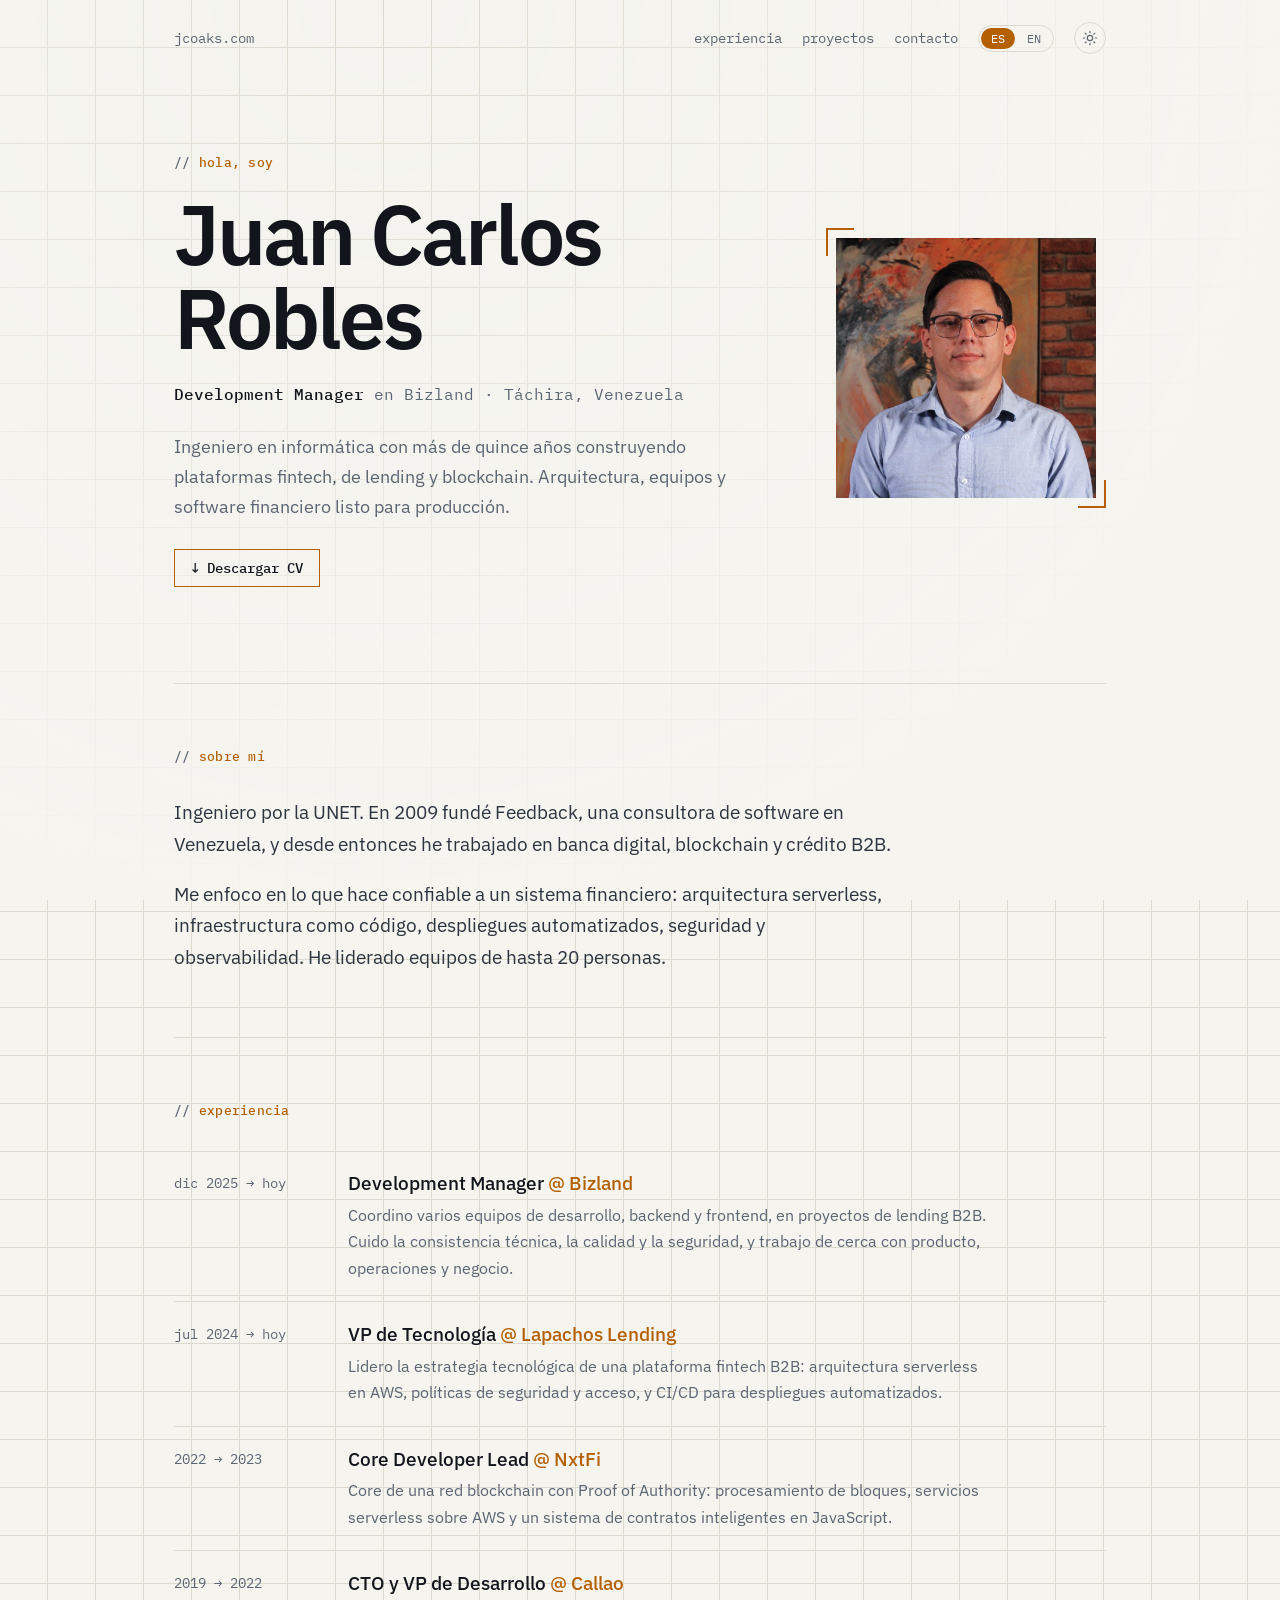
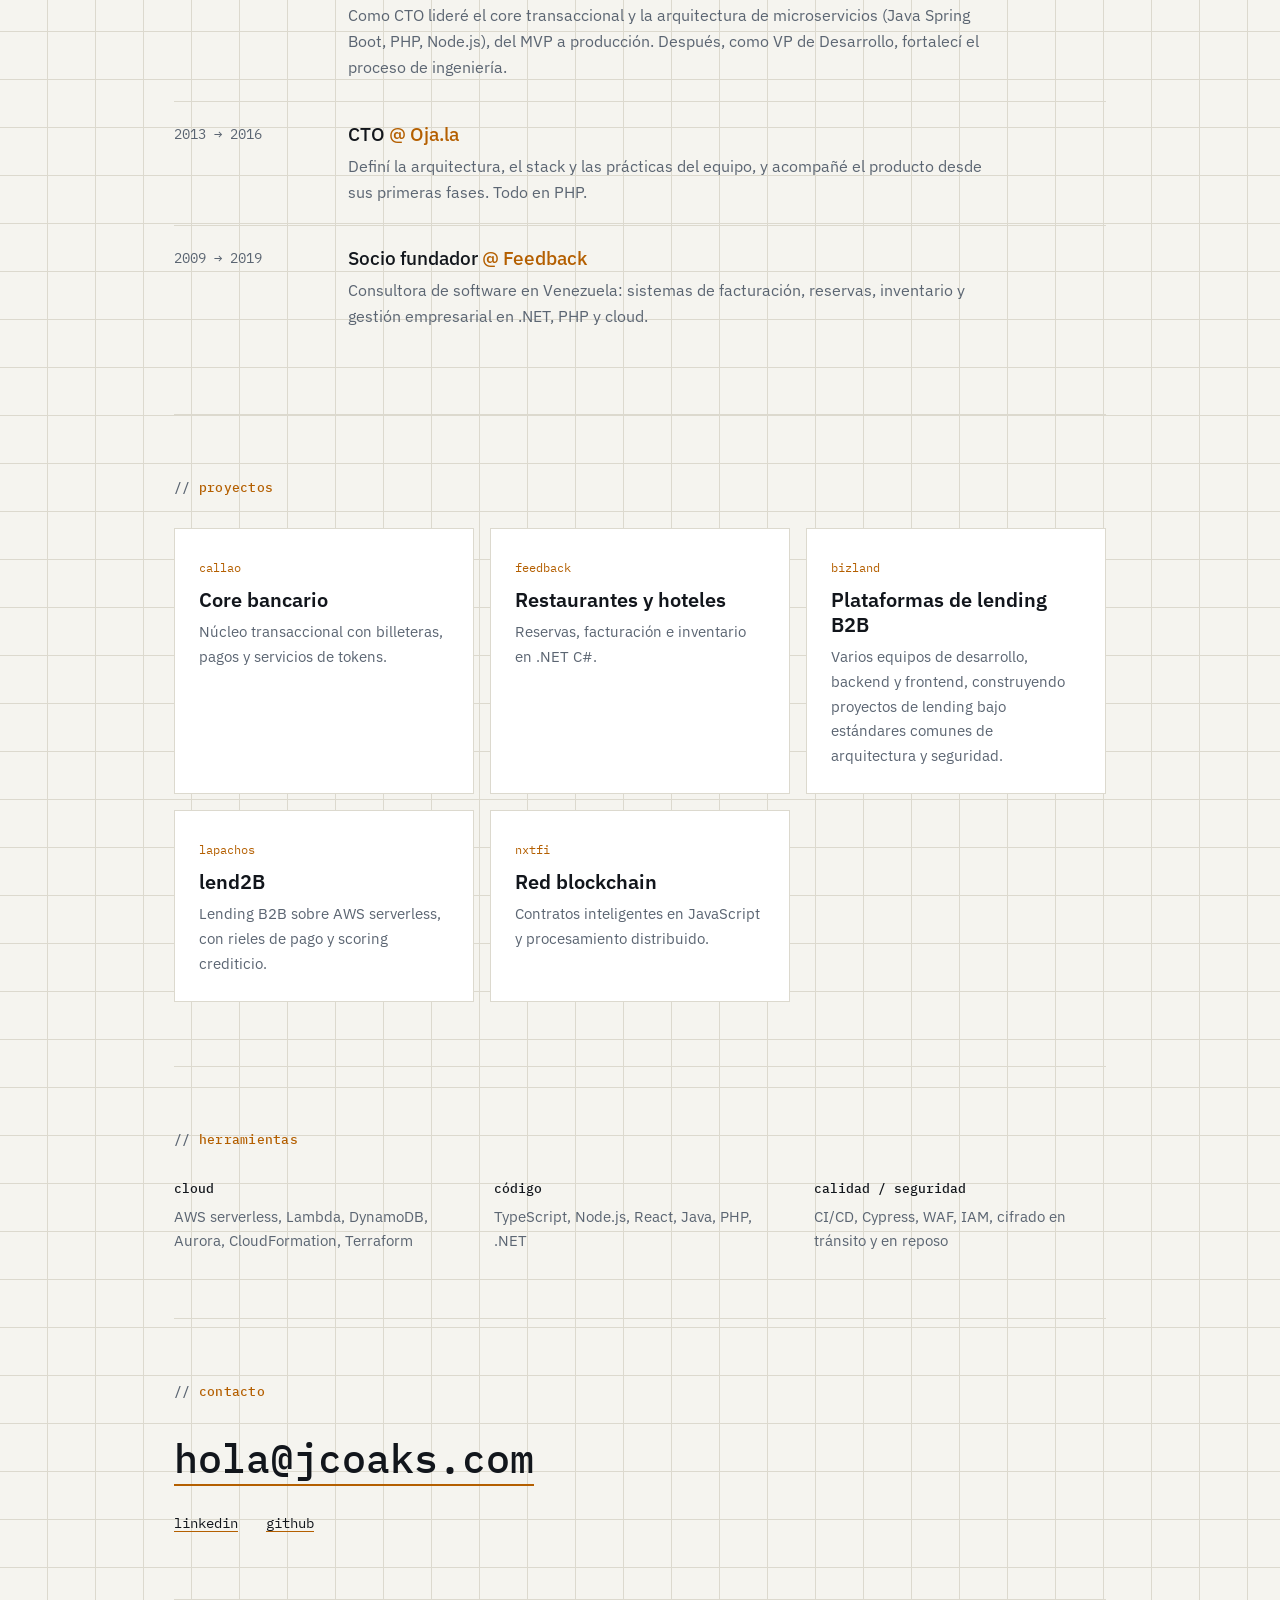
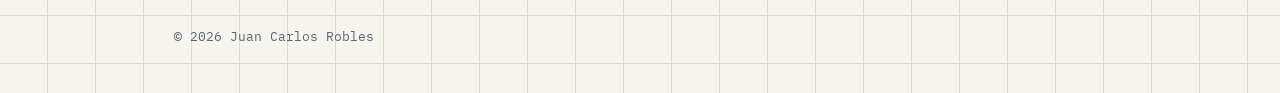
<file: index.html>
<!DOCTYPE html>
<html lang="es" data-theme="dark">
<head>
<meta charset="UTF-8">
<meta name="viewport" content="width=device-width, initial-scale=1">
<title>Juan Carlos Robles · Engineering Leader en Fintech</title>
<meta name="description" content="Development Manager en Bizland. Más de 15 años construyendo plataformas fintech, de lending y blockchain.">
<link rel="canonical" href="https://jcoaks.com/">
<link rel="alternate" hreflang="es" href="https://jcoaks.com/">
<link rel="alternate" hreflang="en" href="https://jcoaks.com/en/">
<link rel="alternate" hreflang="x-default" href="https://jcoaks.com/">
<meta property="og:type" content="website">
<meta property="og:url" content="https://jcoaks.com/">
<meta property="og:title" content="Juan Carlos Robles · Engineering Leader en Fintech">
<meta property="og:description" content="Development Manager en Bizland. Más de 15 años construyendo plataformas fintech, de lending y blockchain.">
<meta property="og:image" content="https://jcoaks.com/assets/juan.jpg">
<meta property="og:locale" content="es_VE">
<meta name="twitter:card" content="summary">
<link rel="icon" href="data:image/svg+xml,<svg xmlns='http://www.w3.org/2000/svg' viewBox='0 0 32 32'><rect width='32' height='32' rx='6' fill='%230d1117'/><text x='16' y='22' font-size='15' text-anchor='middle' font-family='monospace' font-weight='700' fill='%23f2a93b'>jc</text></svg>">
<link rel="preconnect" href="https://fonts.googleapis.com">
<link rel="preconnect" href="https://fonts.gstatic.com" crossorigin>
<link href="https://fonts.googleapis.com/css2?family=IBM+Plex+Mono:wght@400;500&family=IBM+Plex+Sans:wght@400;500;600&display=swap" rel="stylesheet">
<link rel="stylesheet" href="/style.css">
<script src="/site.js"></script>
</head>
<body>
<div class="wrap">
  <header class="top">
    <span>jcoaks.com</span>
    <div class="ctrl">
      <nav><a href="#experience">experiencia</a><a href="#projects">proyectos</a><a href="#contact">contacto</a></nav>
      <div class="lang" role="group" aria-label="Idioma"><a href="/" hreflang="es" lang="es" aria-current="true">ES</a><a href="/en/" hreflang="en" lang="en" >EN</a></div>
      <button id="theme" type="button" aria-label="Cambiar entre tema claro y oscuro" aria-pressed="false">
        <svg class="moon" viewBox="0 0 24 24" aria-hidden="true"><path d="M21 12.8A9 9 0 1 1 11.2 3a7 7 0 0 0 9.8 9.8z"/></svg>
        <svg class="sun" viewBox="0 0 24 24" aria-hidden="true"><circle cx="12" cy="12" r="4"/><path d="M12 2v2M12 20v2M4.9 4.9l1.4 1.4M17.7 17.7l1.4 1.4M2 12h2M20 12h2M4.9 19.1l1.4-1.4M17.7 6.3l1.4-1.4"/></svg>
      </button>
    </div>
  </header>

  <div class="hero">
    <div>
      <span class="label">hola, soy</span>
      <h1>Juan Carlos Robles</h1>
      <p class="role"><b>Development Manager</b> en Bizland · Táchira, Venezuela</p>
      <p class="lead">Ingeniero en informática con más de quince años construyendo plataformas fintech, de lending y blockchain. Arquitectura, equipos y software financiero listo para producción.</p>
      <p class="actions"><button id="cv" class="dl" type="button" data-filename="Juan Carlos Robles - CV">↓ Descargar CV</button></p>
    </div>
    <div class="frame"><img src="/assets/juan.jpg" alt="Retrato de Juan Carlos Robles" width="900" height="900"></div>
  </div>

  <section class="about">
    <span class="label">sobre mí</span>
    <p>Ingeniero por la UNET. En 2009 fundé Feedback, una consultora de software en Venezuela, y desde entonces he trabajado en banca digital, blockchain y crédito B2B.</p>
    <p>Me enfoco en lo que hace confiable a un sistema financiero: arquitectura serverless, infraestructura como código, despliegues automatizados, seguridad y observabilidad. He liderado equipos de hasta 20 personas.</p>
  </section>

  <section id="experience">
    <span class="label">experiencia</span>
    <ul class="log">
      <li><div class="when">dic 2025 → hoy</div><div><h3>Development Manager <span>@ Bizland</span></h3><p>Coordino varios equipos de desarrollo, backend y frontend, en proyectos de lending B2B. Cuido la consistencia técnica, la calidad y la seguridad, y trabajo de cerca con producto, operaciones y negocio.</p></div></li>
      <li><div class="when">jul 2024 → hoy</div><div><h3>VP de Tecnología <span>@ Lapachos Lending</span></h3><p>Lidero la estrategia tecnológica de una plataforma fintech B2B: arquitectura serverless en AWS, políticas de seguridad y acceso, y CI/CD para despliegues automatizados.</p></div></li>
      <li><div class="when">2022 → 2023</div><div><h3>Core Developer Lead <span>@ NxtFi</span></h3><p>Core de una red blockchain con Proof of Authority: procesamiento de bloques, servicios serverless sobre AWS y un sistema de contratos inteligentes en JavaScript.</p></div></li>
      <li><div class="when">2019 → 2022</div><div><h3>CTO y VP de Desarrollo <span>@ Callao</span></h3><p>Como CTO lideré el core transaccional y la arquitectura de microservicios (Java Spring Boot, PHP, Node.js), del MVP a producción. Después, como VP de Desarrollo, fortalecí el proceso de ingeniería.</p></div></li>
      <li><div class="when">2013 → 2016</div><div><h3>CTO <span>@ Oja.la</span></h3><p>Definí la arquitectura, el stack y las prácticas del equipo, y acompañé el producto desde sus primeras fases. Todo en PHP.</p></div></li>
      <li><div class="when">2009 → 2019</div><div><h3>Socio fundador <span>@ Feedback</span></h3><p>Consultora de software en Venezuela: sistemas de facturación, reservas, inventario y gestión empresarial en .NET, PHP y cloud.</p></div></li>
    </ul>
  </section>

  <section id="projects">
    <span class="label">proyectos</span>
    <div class="cards">
      <article class="card"><span class="tag">callao</span><h3>Core bancario</h3><p>Núcleo transaccional con billeteras, pagos y servicios de tokens.</p></article>
      <article class="card"><span class="tag">feedback</span><h3>Restaurantes y hoteles</h3><p>Reservas, facturación e inventario en .NET C#.</p></article>
      <article class="card"><span class="tag">bizland</span><h3>Plataformas de lending B2B</h3><p>Varios equipos de desarrollo, backend y frontend, construyendo proyectos de lending bajo estándares comunes de arquitectura y seguridad.</p></article>
      <article class="card"><span class="tag">lapachos</span><h3>lend2B</h3><p>Lending B2B sobre AWS serverless, con rieles de pago y scoring crediticio.</p></article>
      <article class="card"><span class="tag">nxtfi</span><h3>Red blockchain</h3><p>Contratos inteligentes en JavaScript y procesamiento distribuido.</p></article>
    </div>
  </section>

  <section>
    <span class="label">herramientas</span>
    <div class="stack">
      <div><h3>cloud</h3><p>AWS serverless, Lambda, DynamoDB, Aurora, CloudFormation, Terraform</p></div>
      <div><h3>código</h3><p>TypeScript, Node.js, React, Java, PHP, .NET</p></div>
      <div><h3>calidad / seguridad</h3><p>CI/CD, Cypress, WAF, IAM, cifrado en tránsito y en reposo</p></div>
    </div>
  </section>

  <section class="contact" id="contact">
    <span class="label">contacto</span>
    <a class="mail" href="mailto:hola@jcoaks.com">hola@jcoaks.com</a>
    <ul>
      <li><a href="https://www.linkedin.com/in/jcoaks">linkedin</a></li>
      <li><a href="https://github.com/jcoaks">github</a></li>
    </ul>
  </section>

  <footer>© 2026 Juan Carlos Robles</footer>
</div>
</body>
</html>
</file>
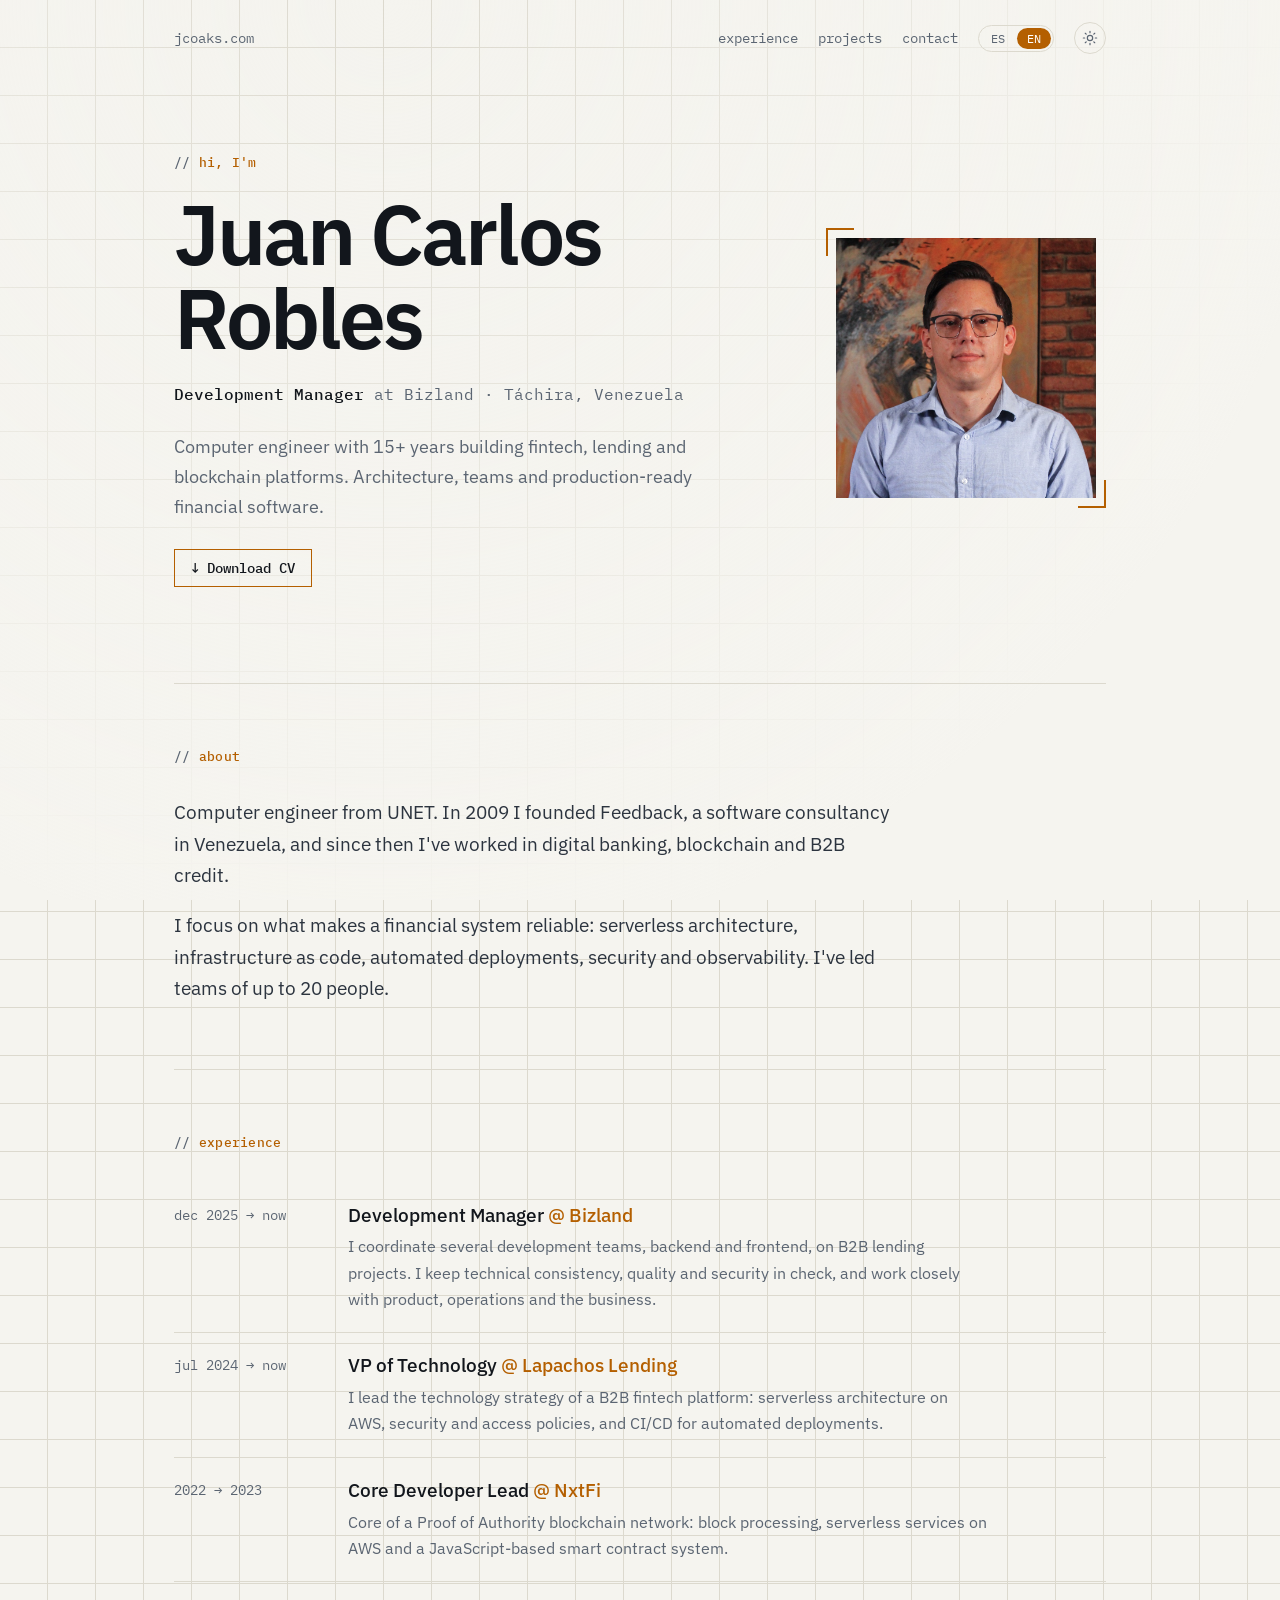
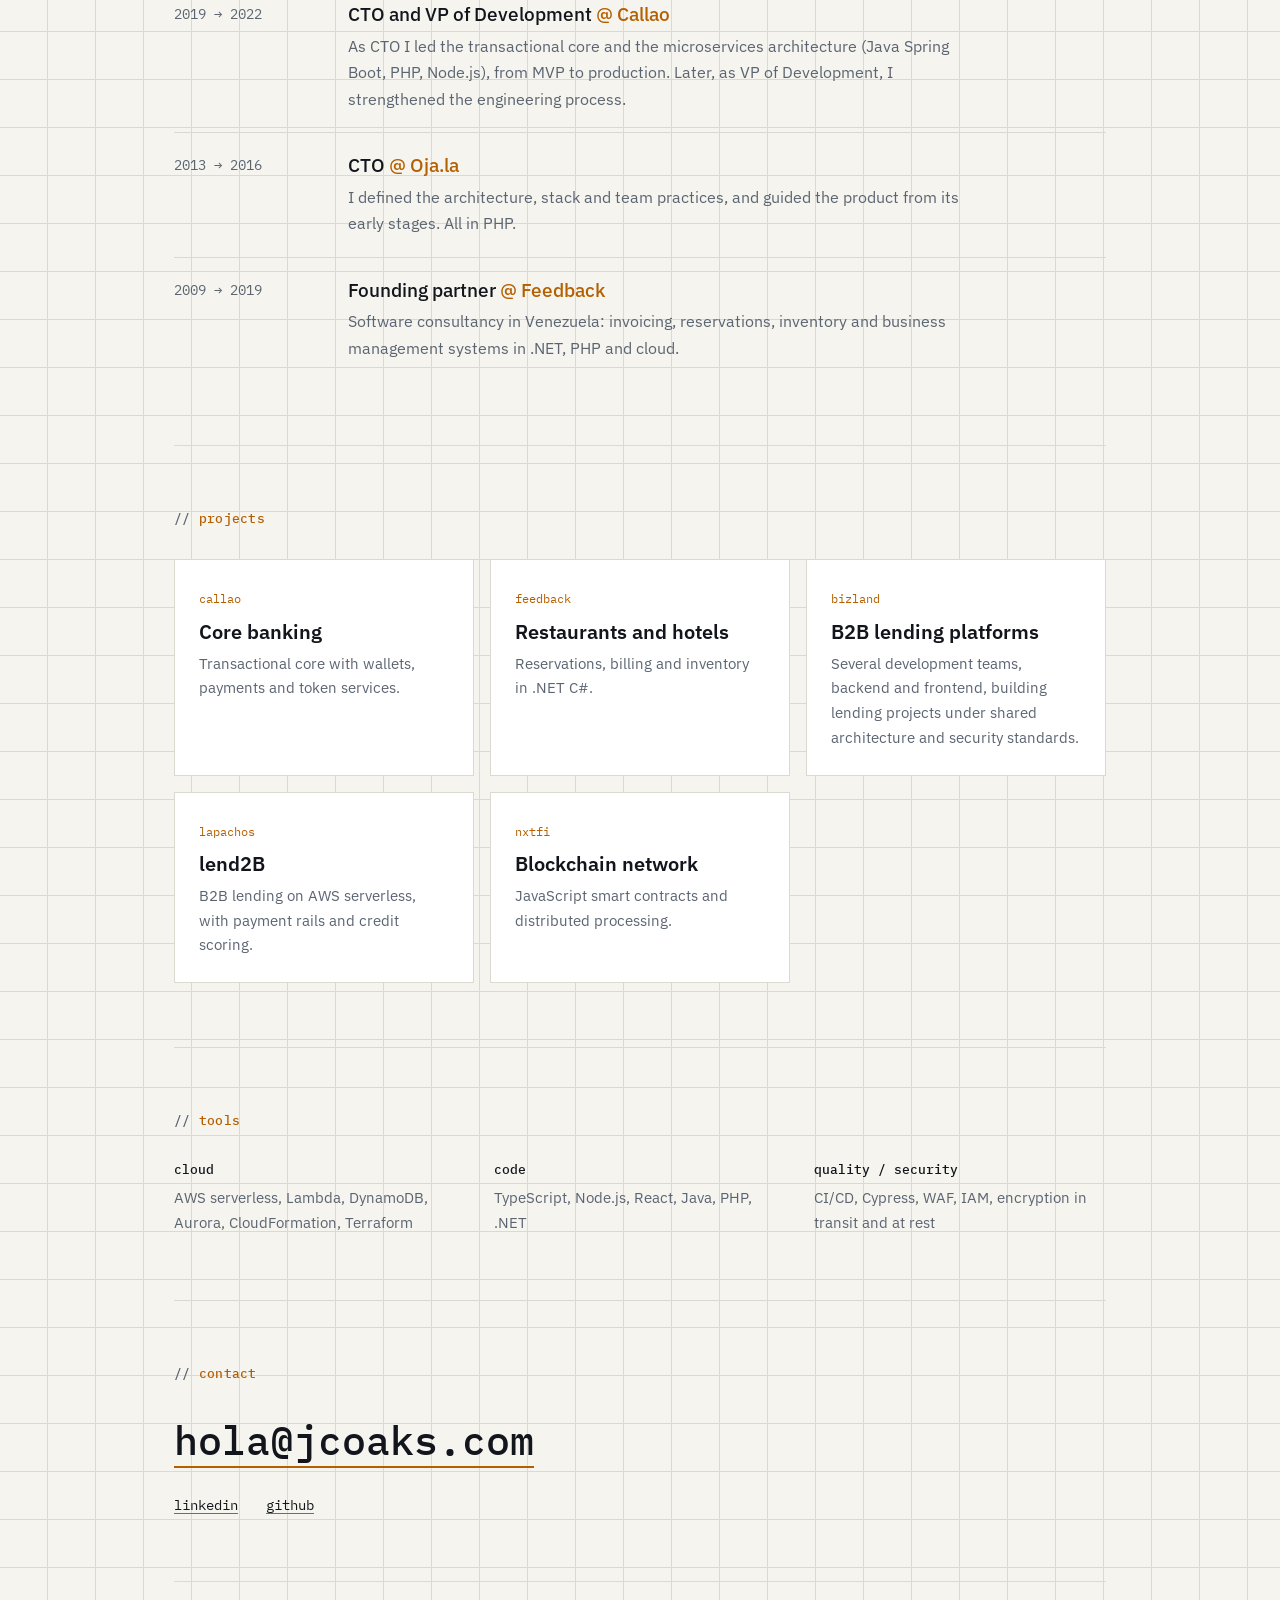
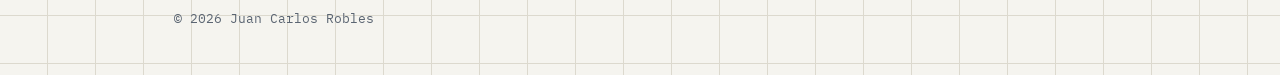
<file: en/index.html>
<!DOCTYPE html>
<html lang="en" data-theme="dark">
<head>
<meta charset="UTF-8">
<meta name="viewport" content="width=device-width, initial-scale=1">
<title>Juan Carlos Robles · Engineering Leader in Fintech</title>
<meta name="description" content="Development Manager at Bizland. 15+ years building fintech, lending and blockchain platforms.">
<link rel="canonical" href="https://jcoaks.com/en/">
<link rel="alternate" hreflang="es" href="https://jcoaks.com/">
<link rel="alternate" hreflang="en" href="https://jcoaks.com/en/">
<link rel="alternate" hreflang="x-default" href="https://jcoaks.com/">
<meta property="og:type" content="website">
<meta property="og:url" content="https://jcoaks.com/en/">
<meta property="og:title" content="Juan Carlos Robles · Engineering Leader in Fintech">
<meta property="og:description" content="Development Manager at Bizland. 15+ years building fintech, lending and blockchain platforms.">
<meta property="og:image" content="https://jcoaks.com/assets/juan.jpg">
<meta property="og:locale" content="en_US">
<meta name="twitter:card" content="summary">
<link rel="icon" href="data:image/svg+xml,<svg xmlns='http://www.w3.org/2000/svg' viewBox='0 0 32 32'><rect width='32' height='32' rx='6' fill='%230d1117'/><text x='16' y='22' font-size='15' text-anchor='middle' font-family='monospace' font-weight='700' fill='%23f2a93b'>jc</text></svg>">
<link rel="preconnect" href="https://fonts.googleapis.com">
<link rel="preconnect" href="https://fonts.gstatic.com" crossorigin>
<link href="https://fonts.googleapis.com/css2?family=IBM+Plex+Mono:wght@400;500&family=IBM+Plex+Sans:wght@400;500;600&display=swap" rel="stylesheet">
<link rel="stylesheet" href="/style.css">
<script src="/site.js"></script>
</head>
<body>
<div class="wrap">
  <header class="top">
    <span>jcoaks.com</span>
    <div class="ctrl">
      <nav><a href="#experience">experience</a><a href="#projects">projects</a><a href="#contact">contact</a></nav>
      <div class="lang" role="group" aria-label="Language"><a href="/" hreflang="es" lang="es" >ES</a><a href="/en/" hreflang="en" lang="en" aria-current="true">EN</a></div>
      <button id="theme" type="button" aria-label="Switch between light and dark theme" aria-pressed="false">
        <svg class="moon" viewBox="0 0 24 24" aria-hidden="true"><path d="M21 12.8A9 9 0 1 1 11.2 3a7 7 0 0 0 9.8 9.8z"/></svg>
        <svg class="sun" viewBox="0 0 24 24" aria-hidden="true"><circle cx="12" cy="12" r="4"/><path d="M12 2v2M12 20v2M4.9 4.9l1.4 1.4M17.7 17.7l1.4 1.4M2 12h2M20 12h2M4.9 19.1l1.4-1.4M17.7 6.3l1.4-1.4"/></svg>
      </button>
    </div>
  </header>

  <div class="hero">
    <div>
      <span class="label">hi, I'm</span>
      <h1>Juan Carlos Robles</h1>
      <p class="role"><b>Development Manager</b> at Bizland · Táchira, Venezuela</p>
      <p class="lead">Computer engineer with 15+ years building fintech, lending and blockchain platforms. Architecture, teams and production-ready financial software.</p>
      <p class="actions"><button id="cv" class="dl" type="button" data-filename="Juan Carlos Robles - Resume">↓ Download CV</button></p>
    </div>
    <div class="frame"><img src="/assets/juan.jpg" alt="Portrait of Juan Carlos Robles" width="900" height="900"></div>
  </div>

  <section class="about">
    <span class="label">about</span>
    <p>Computer engineer from UNET. In 2009 I founded Feedback, a software consultancy in Venezuela, and since then I've worked in digital banking, blockchain and B2B credit.</p>
    <p>I focus on what makes a financial system reliable: serverless architecture, infrastructure as code, automated deployments, security and observability. I've led teams of up to 20 people.</p>
  </section>

  <section id="experience">
    <span class="label">experience</span>
    <ul class="log">
      <li><div class="when">dec 2025 → now</div><div><h3>Development Manager <span>@ Bizland</span></h3><p>I coordinate several development teams, backend and frontend, on B2B lending projects. I keep technical consistency, quality and security in check, and work closely with product, operations and the business.</p></div></li>
      <li><div class="when">jul 2024 → now</div><div><h3>VP of Technology <span>@ Lapachos Lending</span></h3><p>I lead the technology strategy of a B2B fintech platform: serverless architecture on AWS, security and access policies, and CI/CD for automated deployments.</p></div></li>
      <li><div class="when">2022 → 2023</div><div><h3>Core Developer Lead <span>@ NxtFi</span></h3><p>Core of a Proof of Authority blockchain network: block processing, serverless services on AWS and a JavaScript-based smart contract system.</p></div></li>
      <li><div class="when">2019 → 2022</div><div><h3>CTO and VP of Development <span>@ Callao</span></h3><p>As CTO I led the transactional core and the microservices architecture (Java Spring Boot, PHP, Node.js), from MVP to production. Later, as VP of Development, I strengthened the engineering process.</p></div></li>
      <li><div class="when">2013 → 2016</div><div><h3>CTO <span>@ Oja.la</span></h3><p>I defined the architecture, stack and team practices, and guided the product from its early stages. All in PHP.</p></div></li>
      <li><div class="when">2009 → 2019</div><div><h3>Founding partner <span>@ Feedback</span></h3><p>Software consultancy in Venezuela: invoicing, reservations, inventory and business management systems in .NET, PHP and cloud.</p></div></li>
    </ul>
  </section>

  <section id="projects">
    <span class="label">projects</span>
    <div class="cards">
      <article class="card"><span class="tag">callao</span><h3>Core banking</h3><p>Transactional core with wallets, payments and token services.</p></article>
      <article class="card"><span class="tag">feedback</span><h3>Restaurants and hotels</h3><p>Reservations, billing and inventory in .NET C#.</p></article>
      <article class="card"><span class="tag">bizland</span><h3>B2B lending platforms</h3><p>Several development teams, backend and frontend, building lending projects under shared architecture and security standards.</p></article>
      <article class="card"><span class="tag">lapachos</span><h3>lend2B</h3><p>B2B lending on AWS serverless, with payment rails and credit scoring.</p></article>
      <article class="card"><span class="tag">nxtfi</span><h3>Blockchain network</h3><p>JavaScript smart contracts and distributed processing.</p></article>
    </div>
  </section>

  <section>
    <span class="label">tools</span>
    <div class="stack">
      <div><h3>cloud</h3><p>AWS serverless, Lambda, DynamoDB, Aurora, CloudFormation, Terraform</p></div>
      <div><h3>code</h3><p>TypeScript, Node.js, React, Java, PHP, .NET</p></div>
      <div><h3>quality / security</h3><p>CI/CD, Cypress, WAF, IAM, encryption in transit and at rest</p></div>
    </div>
  </section>

  <section class="contact" id="contact">
    <span class="label">contact</span>
    <a class="mail" href="mailto:hola@jcoaks.com">hola@jcoaks.com</a>
    <ul>
      <li><a href="https://www.linkedin.com/in/jcoaks">linkedin</a></li>
      <li><a href="https://github.com/jcoaks">github</a></li>
    </ul>
  </section>

  <footer>© 2026 Juan Carlos Robles</footer>
</div>
</body>
</html>
</file>
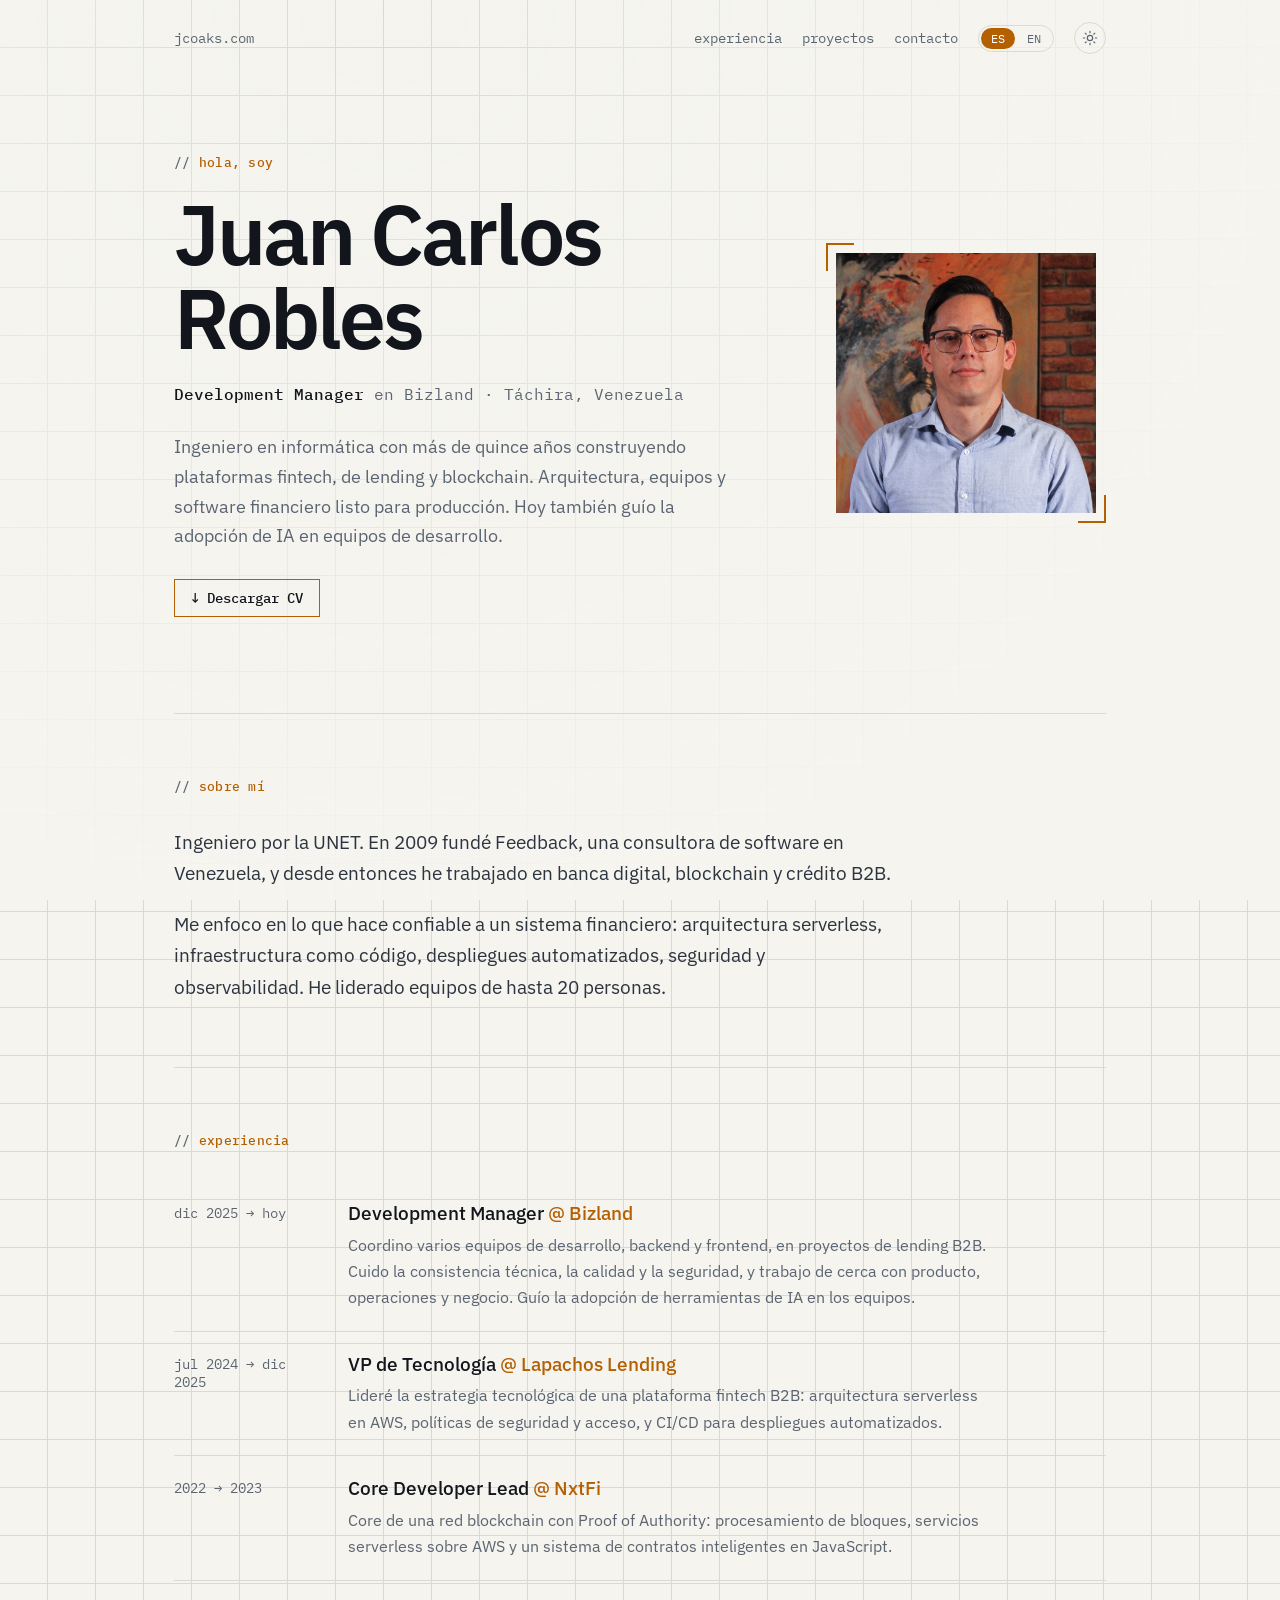
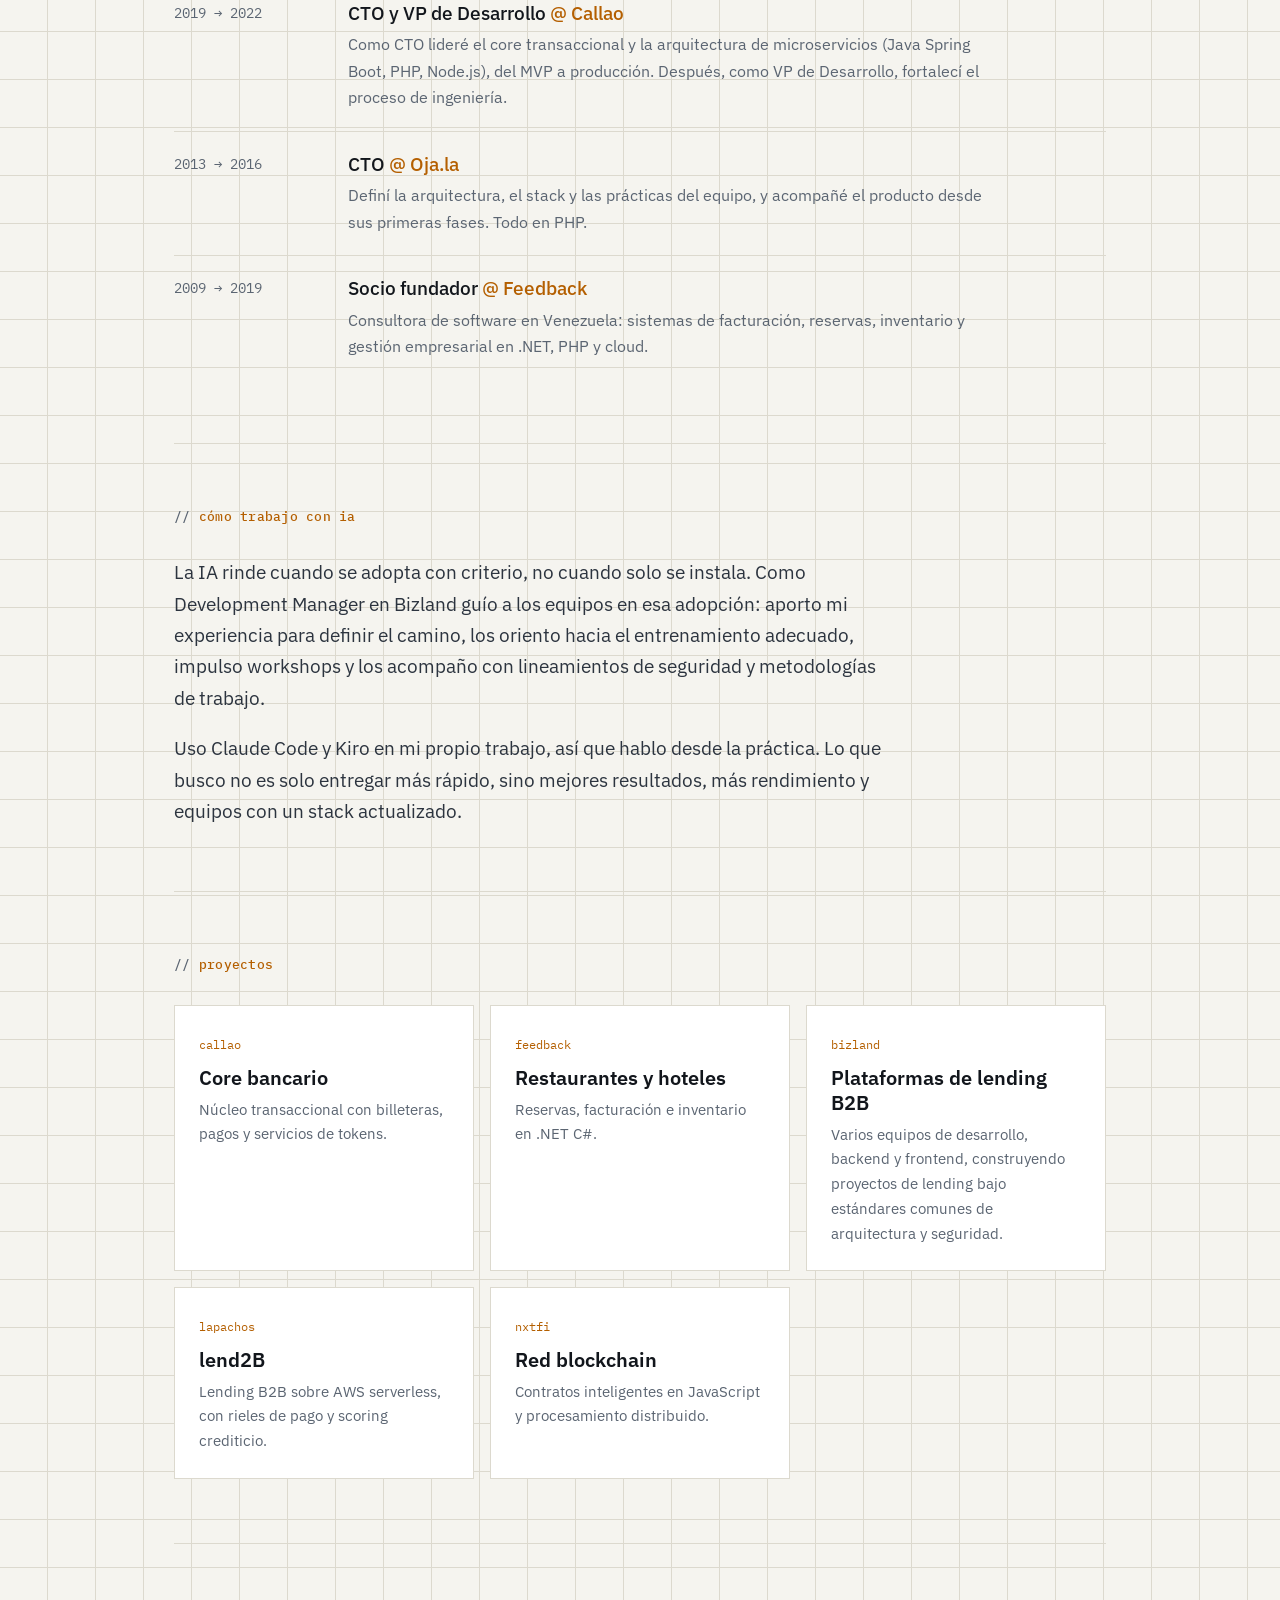
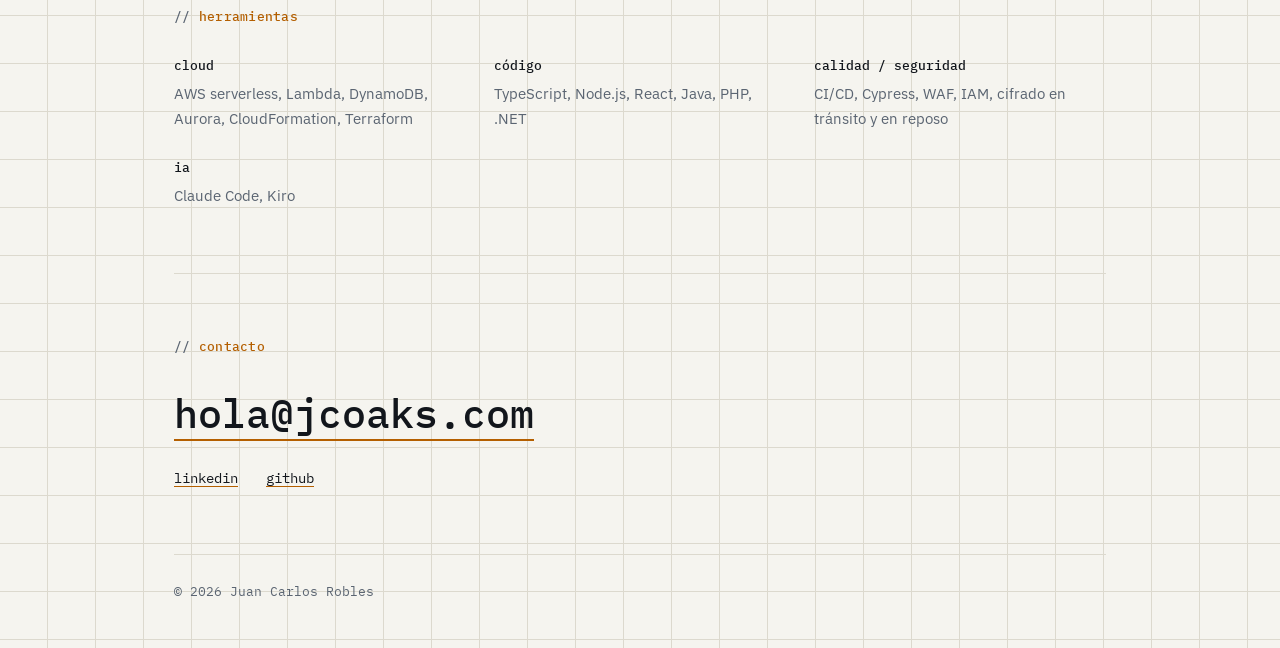
<file: public/index.html>
<!DOCTYPE html>
<html lang="es" data-theme="dark">
<head>
<meta charset="UTF-8">
<meta name="viewport" content="width=device-width, initial-scale=1">
<title>Juan Carlos Robles · Engineering Leader en Fintech</title>
<meta name="description" content="Development Manager en Bizland. Más de 15 años construyendo plataformas fintech, de lending y blockchain.">
<link rel="canonical" href="https://jcoaks.com/">
<link rel="alternate" hreflang="es" href="https://jcoaks.com/">
<link rel="alternate" hreflang="en" href="https://jcoaks.com/en/">
<link rel="alternate" hreflang="x-default" href="https://jcoaks.com/">
<meta property="og:type" content="website">
<meta property="og:url" content="https://jcoaks.com/">
<meta property="og:title" content="Juan Carlos Robles · Engineering Leader en Fintech">
<meta property="og:description" content="Development Manager en Bizland. Más de 15 años construyendo plataformas fintech, de lending y blockchain.">
<meta property="og:image" content="https://jcoaks.com/assets/juan.jpg">
<meta property="og:locale" content="es_VE">
<meta name="twitter:card" content="summary">
<link rel="icon" href="data:image/svg+xml,<svg xmlns='http://www.w3.org/2000/svg' viewBox='0 0 32 32'><rect width='32' height='32' rx='6' fill='%230d1117'/><text x='16' y='22' font-size='15' text-anchor='middle' font-family='monospace' font-weight='700' fill='%23f2a93b'>jc</text></svg>">
<link rel="preconnect" href="https://fonts.googleapis.com">
<link rel="preconnect" href="https://fonts.gstatic.com" crossorigin>
<link href="https://fonts.googleapis.com/css2?family=IBM+Plex+Mono:wght@400;500&family=IBM+Plex+Sans:wght@400;500;600&display=swap" rel="stylesheet">
<link rel="stylesheet" href="/style.css">
<script src="/site.js"></script>
</head>
<body>
<div class="wrap">
  <header class="top">
    <span>jcoaks.com</span>
    <div class="ctrl">
      <nav><a href="#experience">experiencia</a><a href="#projects">proyectos</a><a href="#contact">contacto</a></nav>
      <div class="lang" role="group" aria-label="Idioma"><a href="/" hreflang="es" lang="es" aria-current="true">ES</a><a href="/en/" hreflang="en" lang="en" >EN</a></div>
      <button id="theme" type="button" aria-label="Cambiar entre tema claro y oscuro" aria-pressed="false">
        <svg class="moon" viewBox="0 0 24 24" aria-hidden="true"><path d="M21 12.8A9 9 0 1 1 11.2 3a7 7 0 0 0 9.8 9.8z"/></svg>
        <svg class="sun" viewBox="0 0 24 24" aria-hidden="true"><circle cx="12" cy="12" r="4"/><path d="M12 2v2M12 20v2M4.9 4.9l1.4 1.4M17.7 17.7l1.4 1.4M2 12h2M20 12h2M4.9 19.1l1.4-1.4M17.7 6.3l1.4-1.4"/></svg>
      </button>
    </div>
  </header>

  <div class="hero">
    <div>
      <span class="label">hola, soy</span>
      <h1>Juan Carlos Robles</h1>
      <p class="role"><b>Development Manager</b> en Bizland · Táchira, Venezuela</p>
      <p class="lead">Ingeniero en informática con más de quince años construyendo plataformas fintech, de lending y blockchain. Arquitectura, equipos y software financiero listo para producción. Hoy también guío la adopción de IA en equipos de desarrollo.</p>
      <p class="actions"><button id="cv" class="dl" type="button" data-filename="Juan Carlos Robles - CV">↓ Descargar CV</button></p>
    </div>
    <div class="frame"><img src="/assets/juan.jpg" alt="Retrato de Juan Carlos Robles" width="900" height="900"></div>
  </div>

  <section class="about">
    <span class="label">sobre mí</span>
    <p>Ingeniero por la UNET. En 2009 fundé Feedback, una consultora de software en Venezuela, y desde entonces he trabajado en banca digital, blockchain y crédito B2B.</p>
    <p>Me enfoco en lo que hace confiable a un sistema financiero: arquitectura serverless, infraestructura como código, despliegues automatizados, seguridad y observabilidad. He liderado equipos de hasta 20 personas.</p>
  </section>

  <section id="experience">
    <span class="label">experiencia</span>
    <ul class="log">
      <li><div class="when">dic 2025 → hoy</div><div><h3>Development Manager <span>@ Bizland</span></h3><p>Coordino varios equipos de desarrollo, backend y frontend, en proyectos de lending B2B. Cuido la consistencia técnica, la calidad y la seguridad, y trabajo de cerca con producto, operaciones y negocio. Guío la adopción de herramientas de IA en los equipos.</p></div></li>
      <li><div class="when">jul 2024 → dic 2025</div><div><h3>VP de Tecnología <span>@ Lapachos Lending</span></h3><p>Lideré la estrategia tecnológica de una plataforma fintech B2B: arquitectura serverless en AWS, políticas de seguridad y acceso, y CI/CD para despliegues automatizados.</p></div></li>
      <li><div class="when">2022 → 2023</div><div><h3>Core Developer Lead <span>@ NxtFi</span></h3><p>Core de una red blockchain con Proof of Authority: procesamiento de bloques, servicios serverless sobre AWS y un sistema de contratos inteligentes en JavaScript.</p></div></li>
      <li><div class="when">2019 → 2022</div><div><h3>CTO y VP de Desarrollo <span>@ Callao</span></h3><p>Como CTO lideré el core transaccional y la arquitectura de microservicios (Java Spring Boot, PHP, Node.js), del MVP a producción. Después, como VP de Desarrollo, fortalecí el proceso de ingeniería.</p></div></li>
      <li><div class="when">2013 → 2016</div><div><h3>CTO <span>@ Oja.la</span></h3><p>Definí la arquitectura, el stack y las prácticas del equipo, y acompañé el producto desde sus primeras fases. Todo en PHP.</p></div></li>
      <li><div class="when">2009 → 2019</div><div><h3>Socio fundador <span>@ Feedback</span></h3><p>Consultora de software en Venezuela: sistemas de facturación, reservas, inventario y gestión empresarial en .NET, PHP y cloud.</p></div></li>
    </ul>
  </section>

  <section class="about" id="ia">
    <span class="label">cómo trabajo con ia</span>
    <p>La IA rinde cuando se adopta con criterio, no cuando solo se instala. Como Development Manager en Bizland guío a los equipos en esa adopción: aporto mi experiencia para definir el camino, los oriento hacia el entrenamiento adecuado, impulso workshops y los acompaño con lineamientos de seguridad y metodologías de trabajo.</p>
    <p>Uso Claude Code y Kiro en mi propio trabajo, así que hablo desde la práctica. Lo que busco no es solo entregar más rápido, sino mejores resultados, más rendimiento y equipos con un stack actualizado.</p>
  </section>

  <section id="projects">
    <span class="label">proyectos</span>
    <div class="cards">
      <article class="card"><span class="tag">callao</span><h3>Core bancario</h3><p>Núcleo transaccional con billeteras, pagos y servicios de tokens.</p></article>
      <article class="card"><span class="tag">feedback</span><h3>Restaurantes y hoteles</h3><p>Reservas, facturación e inventario en .NET C#.</p></article>
      <article class="card"><span class="tag">bizland</span><h3>Plataformas de lending B2B</h3><p>Varios equipos de desarrollo, backend y frontend, construyendo proyectos de lending bajo estándares comunes de arquitectura y seguridad.</p></article>
      <article class="card"><span class="tag">lapachos</span><h3>lend2B</h3><p>Lending B2B sobre AWS serverless, con rieles de pago y scoring crediticio.</p></article>
      <article class="card"><span class="tag">nxtfi</span><h3>Red blockchain</h3><p>Contratos inteligentes en JavaScript y procesamiento distribuido.</p></article>
    </div>
  </section>

  <section>
    <span class="label">herramientas</span>
    <div class="stack">
      <div><h3>cloud</h3><p>AWS serverless, Lambda, DynamoDB, Aurora, CloudFormation, Terraform</p></div>
      <div><h3>código</h3><p>TypeScript, Node.js, React, Java, PHP, .NET</p></div>
      <div><h3>calidad / seguridad</h3><p>CI/CD, Cypress, WAF, IAM, cifrado en tránsito y en reposo</p></div>
      <div><h3>ia</h3><p>Claude Code, Kiro</p></div>
    </div>
  </section>

  <section class="contact" id="contact">
    <span class="label">contacto</span>
    <a class="mail" href="mailto:hola@jcoaks.com">hola@jcoaks.com</a>
    <ul>
      <li><a href="https://www.linkedin.com/in/jcoaks">linkedin</a></li>
      <li><a href="https://github.com/jcoaks">github</a></li>
    </ul>
  </section>

  <footer>© 2026 Juan Carlos Robles</footer>
</div>
</body>
</html>
</file>
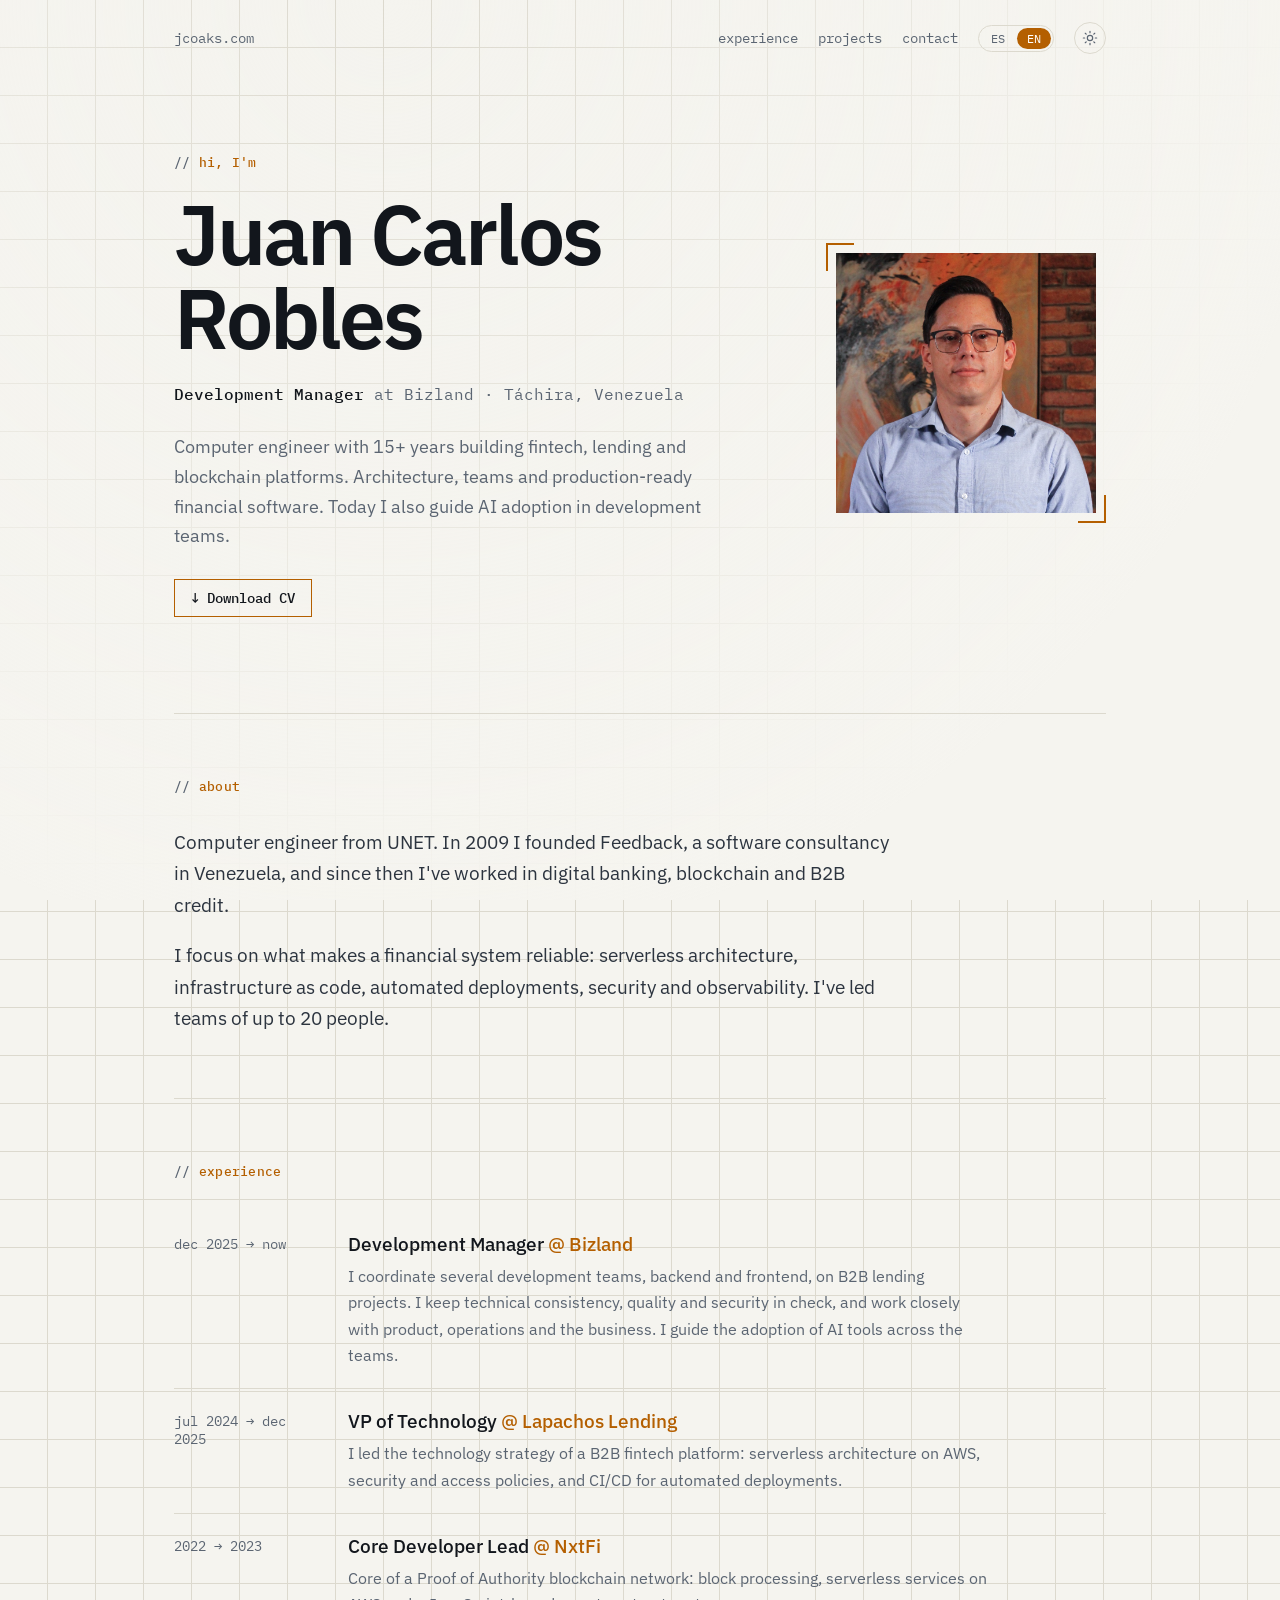
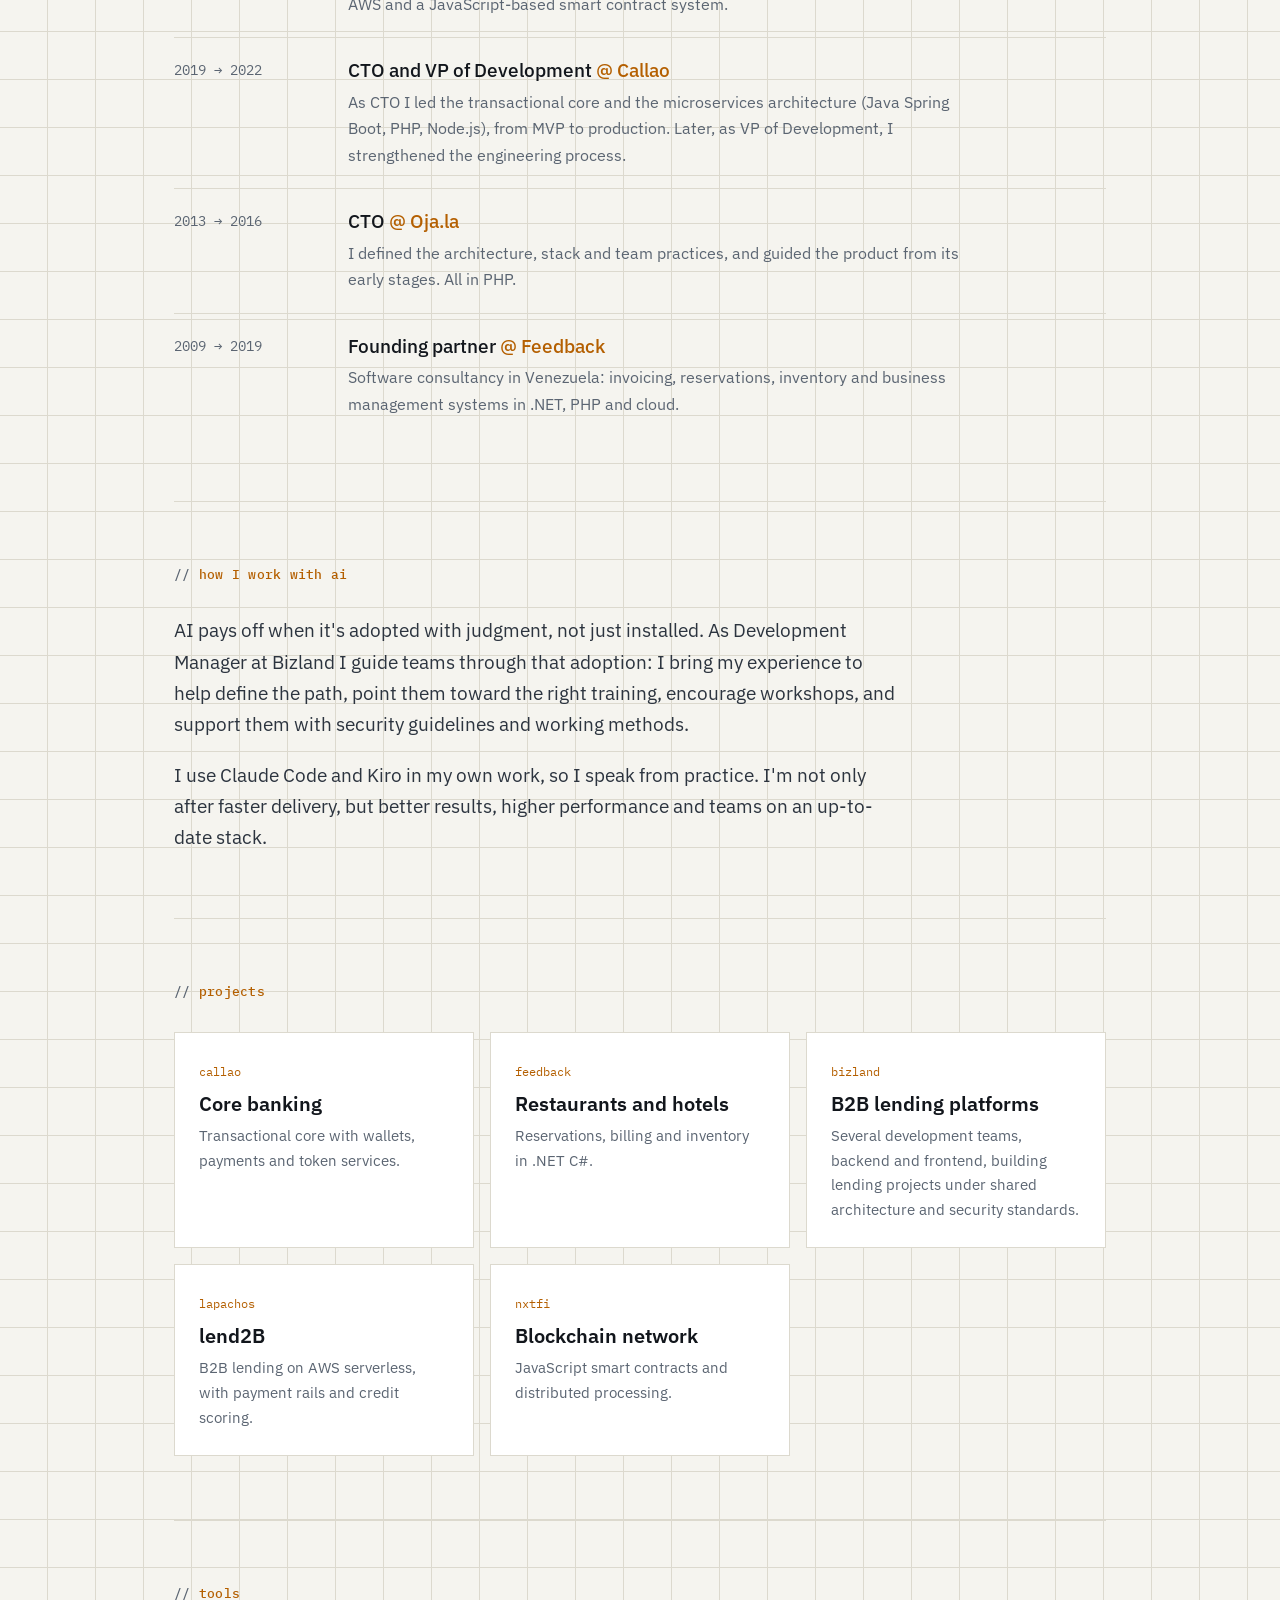
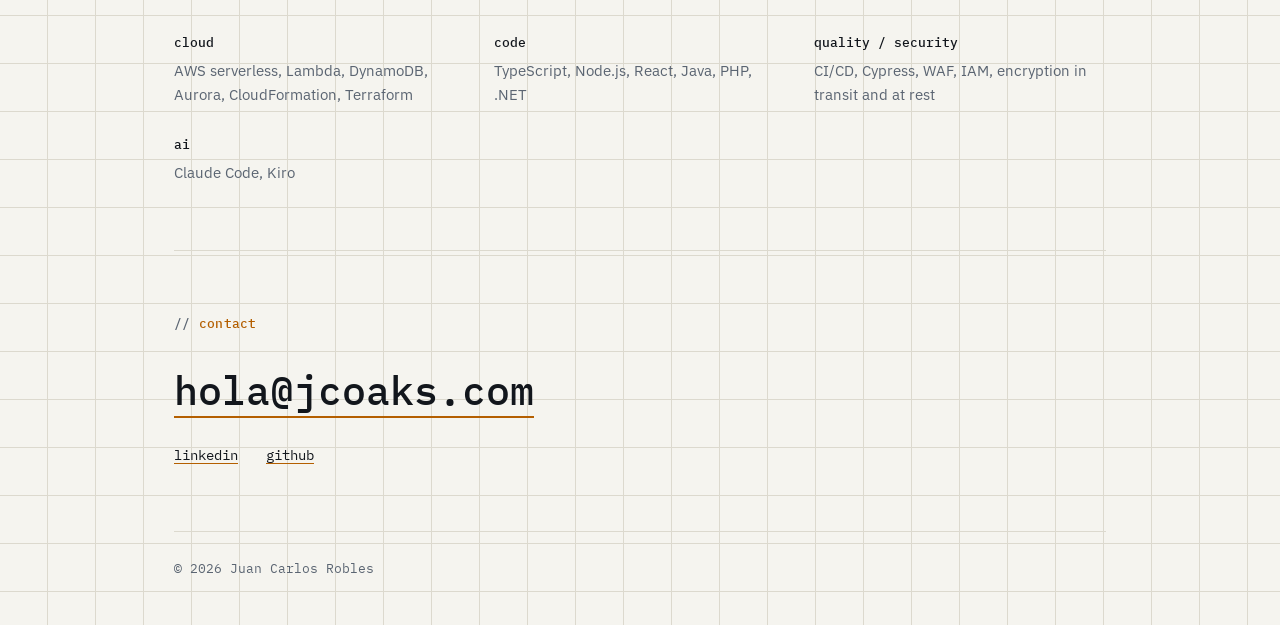
<file: public/en/index.html>
<!DOCTYPE html>
<html lang="en" data-theme="dark">
<head>
<meta charset="UTF-8">
<meta name="viewport" content="width=device-width, initial-scale=1">
<title>Juan Carlos Robles · Engineering Leader in Fintech</title>
<meta name="description" content="Development Manager at Bizland. 15+ years building fintech, lending and blockchain platforms.">
<link rel="canonical" href="https://jcoaks.com/en/">
<link rel="alternate" hreflang="es" href="https://jcoaks.com/">
<link rel="alternate" hreflang="en" href="https://jcoaks.com/en/">
<link rel="alternate" hreflang="x-default" href="https://jcoaks.com/">
<meta property="og:type" content="website">
<meta property="og:url" content="https://jcoaks.com/en/">
<meta property="og:title" content="Juan Carlos Robles · Engineering Leader in Fintech">
<meta property="og:description" content="Development Manager at Bizland. 15+ years building fintech, lending and blockchain platforms.">
<meta property="og:image" content="https://jcoaks.com/assets/juan.jpg">
<meta property="og:locale" content="en_US">
<meta name="twitter:card" content="summary">
<link rel="icon" href="data:image/svg+xml,<svg xmlns='http://www.w3.org/2000/svg' viewBox='0 0 32 32'><rect width='32' height='32' rx='6' fill='%230d1117'/><text x='16' y='22' font-size='15' text-anchor='middle' font-family='monospace' font-weight='700' fill='%23f2a93b'>jc</text></svg>">
<link rel="preconnect" href="https://fonts.googleapis.com">
<link rel="preconnect" href="https://fonts.gstatic.com" crossorigin>
<link href="https://fonts.googleapis.com/css2?family=IBM+Plex+Mono:wght@400;500&family=IBM+Plex+Sans:wght@400;500;600&display=swap" rel="stylesheet">
<link rel="stylesheet" href="/style.css">
<script src="/site.js"></script>
</head>
<body>
<div class="wrap">
  <header class="top">
    <span>jcoaks.com</span>
    <div class="ctrl">
      <nav><a href="#experience">experience</a><a href="#projects">projects</a><a href="#contact">contact</a></nav>
      <div class="lang" role="group" aria-label="Language"><a href="/" hreflang="es" lang="es" >ES</a><a href="/en/" hreflang="en" lang="en" aria-current="true">EN</a></div>
      <button id="theme" type="button" aria-label="Switch between light and dark theme" aria-pressed="false">
        <svg class="moon" viewBox="0 0 24 24" aria-hidden="true"><path d="M21 12.8A9 9 0 1 1 11.2 3a7 7 0 0 0 9.8 9.8z"/></svg>
        <svg class="sun" viewBox="0 0 24 24" aria-hidden="true"><circle cx="12" cy="12" r="4"/><path d="M12 2v2M12 20v2M4.9 4.9l1.4 1.4M17.7 17.7l1.4 1.4M2 12h2M20 12h2M4.9 19.1l1.4-1.4M17.7 6.3l1.4-1.4"/></svg>
      </button>
    </div>
  </header>

  <div class="hero">
    <div>
      <span class="label">hi, I'm</span>
      <h1>Juan Carlos Robles</h1>
      <p class="role"><b>Development Manager</b> at Bizland · Táchira, Venezuela</p>
      <p class="lead">Computer engineer with 15+ years building fintech, lending and blockchain platforms. Architecture, teams and production-ready financial software. Today I also guide AI adoption in development teams.</p>
      <p class="actions"><button id="cv" class="dl" type="button" data-filename="Juan Carlos Robles - Resume">↓ Download CV</button></p>
    </div>
    <div class="frame"><img src="/assets/juan.jpg" alt="Portrait of Juan Carlos Robles" width="900" height="900"></div>
  </div>

  <section class="about">
    <span class="label">about</span>
    <p>Computer engineer from UNET. In 2009 I founded Feedback, a software consultancy in Venezuela, and since then I've worked in digital banking, blockchain and B2B credit.</p>
    <p>I focus on what makes a financial system reliable: serverless architecture, infrastructure as code, automated deployments, security and observability. I've led teams of up to 20 people.</p>
  </section>

  <section id="experience">
    <span class="label">experience</span>
    <ul class="log">
      <li><div class="when">dec 2025 → now</div><div><h3>Development Manager <span>@ Bizland</span></h3><p>I coordinate several development teams, backend and frontend, on B2B lending projects. I keep technical consistency, quality and security in check, and work closely with product, operations and the business. I guide the adoption of AI tools across the teams.</p></div></li>
      <li><div class="when">jul 2024 → dec 2025</div><div><h3>VP of Technology <span>@ Lapachos Lending</span></h3><p>I led the technology strategy of a B2B fintech platform: serverless architecture on AWS, security and access policies, and CI/CD for automated deployments.</p></div></li>
      <li><div class="when">2022 → 2023</div><div><h3>Core Developer Lead <span>@ NxtFi</span></h3><p>Core of a Proof of Authority blockchain network: block processing, serverless services on AWS and a JavaScript-based smart contract system.</p></div></li>
      <li><div class="when">2019 → 2022</div><div><h3>CTO and VP of Development <span>@ Callao</span></h3><p>As CTO I led the transactional core and the microservices architecture (Java Spring Boot, PHP, Node.js), from MVP to production. Later, as VP of Development, I strengthened the engineering process.</p></div></li>
      <li><div class="when">2013 → 2016</div><div><h3>CTO <span>@ Oja.la</span></h3><p>I defined the architecture, stack and team practices, and guided the product from its early stages. All in PHP.</p></div></li>
      <li><div class="when">2009 → 2019</div><div><h3>Founding partner <span>@ Feedback</span></h3><p>Software consultancy in Venezuela: invoicing, reservations, inventory and business management systems in .NET, PHP and cloud.</p></div></li>
    </ul>
  </section>

  <section class="about" id="ai">
    <span class="label">how I work with ai</span>
    <p>AI pays off when it's adopted with judgment, not just installed. As Development Manager at Bizland I guide teams through that adoption: I bring my experience to help define the path, point them toward the right training, encourage workshops, and support them with security guidelines and working methods.</p>
    <p>I use Claude Code and Kiro in my own work, so I speak from practice. I'm not only after faster delivery, but better results, higher performance and teams on an up-to-date stack.</p>
  </section>

  <section id="projects">
    <span class="label">projects</span>
    <div class="cards">
      <article class="card"><span class="tag">callao</span><h3>Core banking</h3><p>Transactional core with wallets, payments and token services.</p></article>
      <article class="card"><span class="tag">feedback</span><h3>Restaurants and hotels</h3><p>Reservations, billing and inventory in .NET C#.</p></article>
      <article class="card"><span class="tag">bizland</span><h3>B2B lending platforms</h3><p>Several development teams, backend and frontend, building lending projects under shared architecture and security standards.</p></article>
      <article class="card"><span class="tag">lapachos</span><h3>lend2B</h3><p>B2B lending on AWS serverless, with payment rails and credit scoring.</p></article>
      <article class="card"><span class="tag">nxtfi</span><h3>Blockchain network</h3><p>JavaScript smart contracts and distributed processing.</p></article>
    </div>
  </section>

  <section>
    <span class="label">tools</span>
    <div class="stack">
      <div><h3>cloud</h3><p>AWS serverless, Lambda, DynamoDB, Aurora, CloudFormation, Terraform</p></div>
      <div><h3>code</h3><p>TypeScript, Node.js, React, Java, PHP, .NET</p></div>
      <div><h3>quality / security</h3><p>CI/CD, Cypress, WAF, IAM, encryption in transit and at rest</p></div>
      <div><h3>ai</h3><p>Claude Code, Kiro</p></div>
    </div>
  </section>

  <section class="contact" id="contact">
    <span class="label">contact</span>
    <a class="mail" href="mailto:hola@jcoaks.com">hola@jcoaks.com</a>
    <ul>
      <li><a href="https://www.linkedin.com/in/jcoaks">linkedin</a></li>
      <li><a href="https://github.com/jcoaks">github</a></li>
    </ul>
  </section>

  <footer>© 2026 Juan Carlos Robles</footer>
</div>
</body>
</html>
</file>
<file: style.css>
:root{
  --bg:#0d1117; --panel:#131a23; --ink:#e6e9ee; --soft:#c9cfd8; --mute:#8a94a3; --line:#222c39; --accent:#f2a93b; --on-accent:#0d1117;
  --mono:'IBM Plex Mono',ui-monospace,monospace; --sans:'IBM Plex Sans',system-ui,sans-serif;
  color-scheme:dark;
}
html[data-theme="light"]{
  --bg:#f5f4ef; --panel:#fff; --ink:#12161c; --soft:#2c343f; --mute:#5b6572; --line:#dcd9ce; --accent:#b45f00; --on-accent:#fff;
  color-scheme:light;
}
*{box-sizing:border-box;margin:0}
body{
  background:var(--bg);color:var(--ink);font:400 16px/1.65 var(--sans);-webkit-font-smoothing:antialiased;
  background-image:linear-gradient(var(--line) 1px,transparent 1px),linear-gradient(90deg,var(--line) 1px,transparent 1px);
  background-size:48px 48px;background-position:-1px -1px;
}
body::before{content:"";position:fixed;inset:0;background:radial-gradient(ellipse at 30% 0%,transparent 0,var(--bg) 75%);pointer-events:none}
.wrap{position:relative;max-width:980px;margin:0 auto;padding:0 24px}
a{color:var(--ink);text-decoration-color:var(--accent);text-underline-offset:.22em}
a:hover{color:var(--accent)}
:focus-visible{outline:2px solid var(--accent);outline-offset:3px}
.label{font:500 13px var(--mono);color:var(--accent);letter-spacing:.02em}
.label::before{content:"// ";color:var(--mute)}

header.top{display:flex;justify-content:space-between;align-items:center;padding:22px 0;font:400 14px var(--mono);color:var(--mute)}
.ctrl{display:flex;align-items:center;gap:20px}
.ctrl nav a{color:var(--mute);text-decoration:none;margin-left:20px}
.ctrl nav a:hover{color:var(--accent)}
.lang{display:flex;gap:2px;border:1px solid var(--line);border-radius:999px;padding:2px;font-size:12px}
.lang a{padding:3px 10px;border-radius:999px;text-decoration:none;color:var(--mute)}
.lang a:hover{color:var(--ink)}
.lang a[aria-current="true"]{background:var(--accent);color:var(--on-accent)}
#theme{width:32px;height:32px;display:grid;place-items:center;background:none;border:1px solid var(--line);border-radius:50%;color:var(--mute);cursor:pointer}
#theme:hover{color:var(--accent);border-color:var(--accent)}
#theme svg{width:16px;height:16px;fill:none;stroke:currentColor;stroke-width:1.8;stroke-linecap:round;stroke-linejoin:round}
#theme .sun{display:none}
html[data-theme="light"] #theme .sun{display:block}
html[data-theme="light"] #theme .moon{display:none}

.hero{display:grid;grid-template-columns:1fr 280px;gap:56px;align-items:center;padding:72px 0 96px}
h1{font:600 clamp(44px,7vw,84px)/1 var(--sans);letter-spacing:-.035em;margin:18px 0 24px}
.role{font:400 16px var(--mono);color:var(--mute)}
.role b{color:var(--ink);font-weight:500}
.lead{margin-top:28px;color:var(--mute);font-size:18px;max-width:32em}
.frame{position:relative;padding:10px}
.frame img{display:block;width:100%;height:auto;aspect-ratio:1;object-fit:cover;object-position:50% 25%}
.frame::before,.frame::after{content:"";position:absolute;width:26px;height:26px;border:2px solid var(--accent)}
.frame::before{top:0;left:0;border-right:0;border-bottom:0}
.frame::after{bottom:0;right:0;border-left:0;border-top:0}

section{padding:64px 0;border-top:1px solid var(--line)}
section>.label{display:block;margin-bottom:32px}
.about p{font-size:19px;max-width:38em;color:var(--soft)}
.about p+p{margin-top:1em}

.log{list-style:none;padding:0}
.log li{display:grid;grid-template-columns:150px 1fr;gap:24px;padding:20px 0;border-bottom:1px solid var(--line)}
.log li:last-child{border:0}
.log .when{font:400 14px var(--mono);color:var(--mute);padding-top:3px}
.log h3{font:500 19px/1.3 var(--sans)}
.log h3 span{color:var(--accent)}
.log p{color:var(--mute);margin-top:6px;max-width:40em}

.cards{display:grid;grid-template-columns:repeat(auto-fill,minmax(280px,1fr));gap:16px}
.card{background:var(--panel);border:1px solid var(--line);padding:24px;transition:border-color .2s,transform .2s}
.card:hover{border-color:var(--accent);transform:translateY(-2px)}
.card .tag{font:400 12px var(--mono);color:var(--accent)}
.card h3{font:600 20px/1.25 var(--sans);margin:8px 0}
.card p{color:var(--mute);font-size:15px}

.stack{display:grid;grid-template-columns:repeat(auto-fit,minmax(220px,1fr));gap:28px;font-size:15px}
.stack h3{font:500 13px var(--mono);color:var(--ink);margin-bottom:8px}
.stack p{color:var(--mute)}

.contact .mail{font:500 clamp(22px,4.5vw,40px) var(--mono);text-decoration:none;border-bottom:2px solid var(--accent)}
.contact ul{list-style:none;padding:0;margin-top:28px;display:flex;gap:28px;flex-wrap:wrap;font-family:var(--mono);font-size:14px}
footer{padding:28px 0 48px;color:var(--mute);font:400 13px var(--mono);border-top:1px solid var(--line)}

.actions{margin-top:28px}
.dl{font:500 14px var(--mono);color:var(--ink);background:none;border:1px solid var(--accent);padding:9px 16px;cursor:pointer;transition:background .2s,color .2s}
.dl:hover{background:var(--accent);color:var(--on-accent)}

@media (prefers-reduced-motion:reduce){.card{transition:none}.card:hover{transform:none}}
@media (max-width:760px){
  .hero{grid-template-columns:1fr;padding-top:32px;gap:40px}
  .frame{max-width:260px}
  .log li{grid-template-columns:1fr;gap:2px}
  .ctrl nav{display:none}
  header.top{justify-content:space-between}
}

@media print{
  @page{size:A4;margin:14mm 15mm}
  html,html[data-theme]{--bg:#fff;--panel:#fff;--ink:#111;--soft:#222;--mute:#555;--line:#cfcfcf;--accent:#8a4a00;color-scheme:light}
  body{background:#fff;font-size:10pt;line-height:1.45}
  body::before,header.top,.frame,.actions,.hero .label,footer{display:none}
  a{text-decoration:none;color:inherit}
  .wrap{max-width:none;padding:0}
  .hero{display:block;padding:0 0 8pt}
  h1{font-size:28pt;margin:4pt 0 6pt}
  .lead{font-size:10pt;margin-top:8pt;max-width:none}
  section{padding:12pt 0}
  section>.label{margin-bottom:8pt}
  .about p{font-size:10pt;max-width:none}
  .log li{grid-template-columns:118px 1fr;gap:14pt;padding:6pt 0;break-inside:avoid}
  .log h3{font-size:11pt}
  .log p{max-width:none}
  .card{background:none;border:0;padding:0 0 7pt;break-inside:avoid}
  .card h3{font-size:11pt;margin:1pt 0}
  .stack{grid-template-columns:repeat(3,1fr);gap:14pt}
  #projects{break-inside:avoid}
  .cards{display:grid;grid-template-columns:1fr 1fr;gap:6pt 18pt}
  .contact .mail{font-size:12pt;border:0}
  .contact ul{margin-top:8pt;gap:4pt 18pt}
  .contact ul a::after{content:" · " attr(href)}
}
</file>
